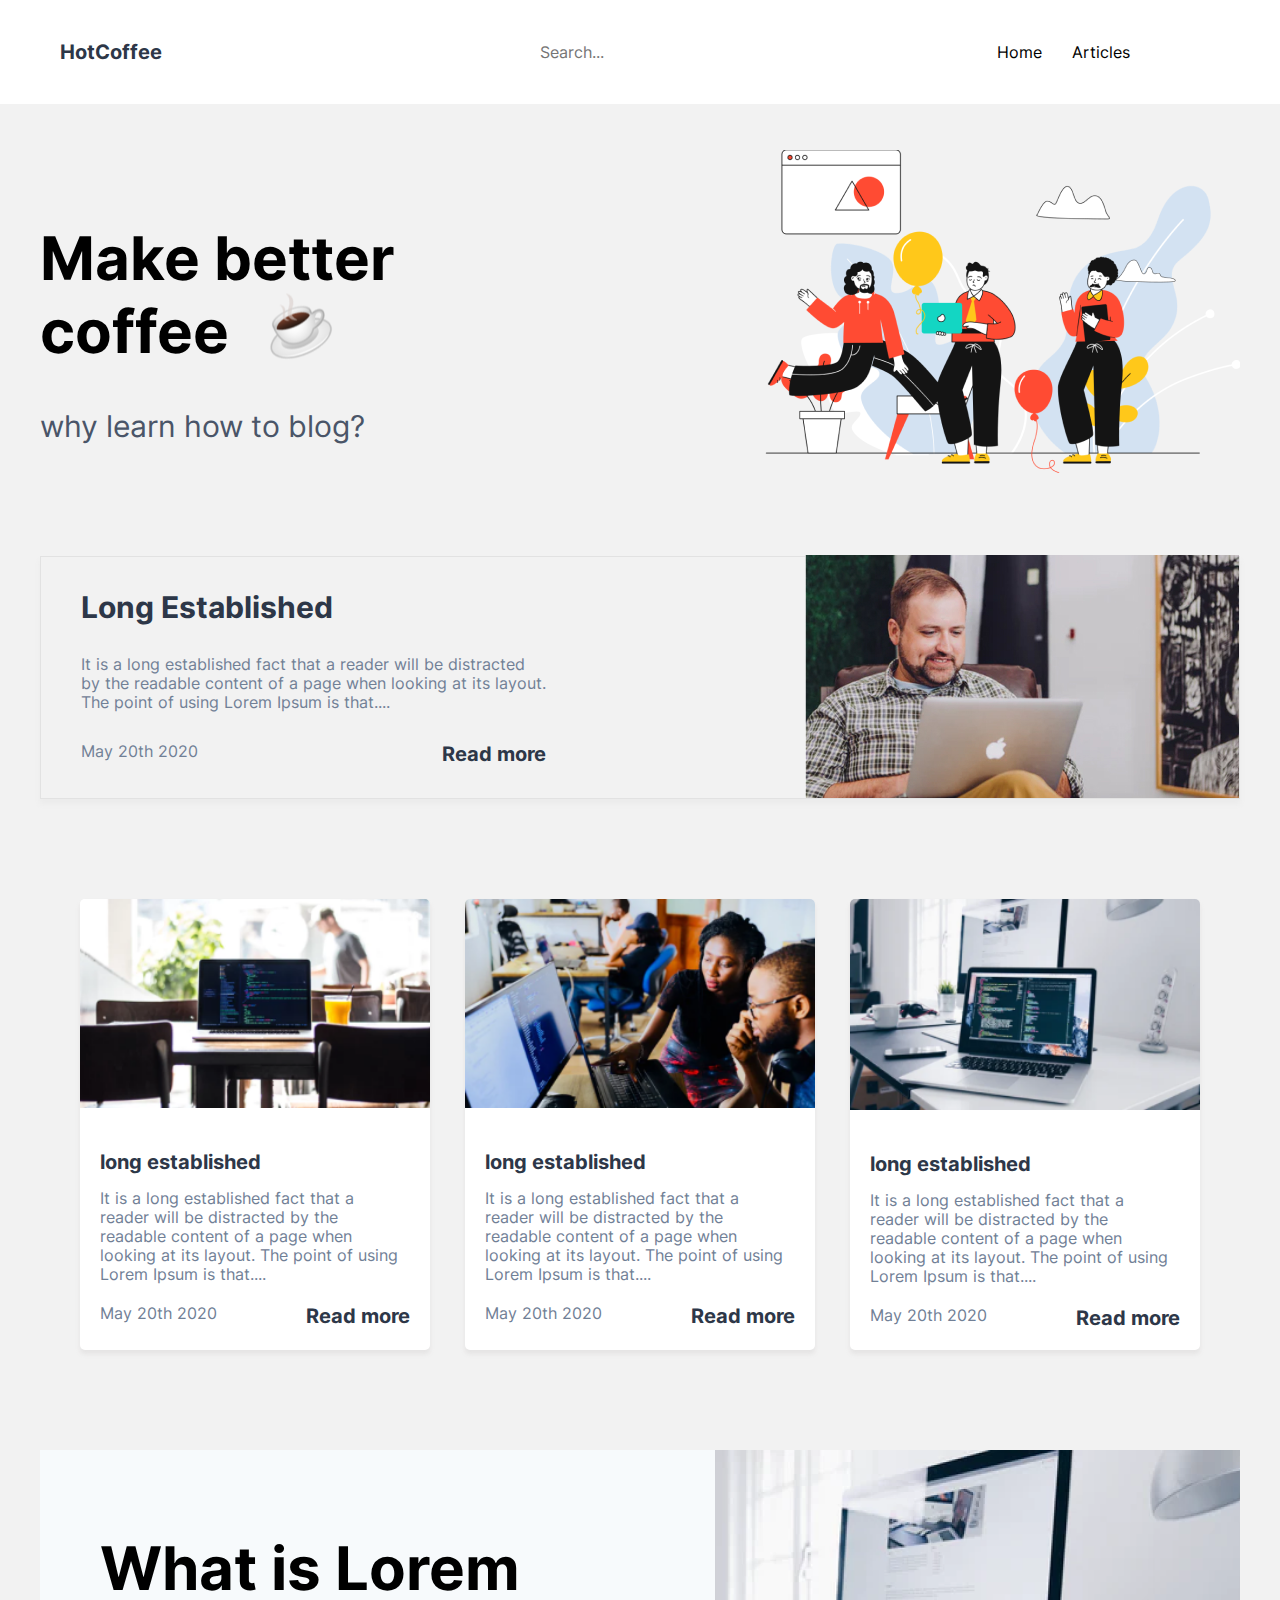
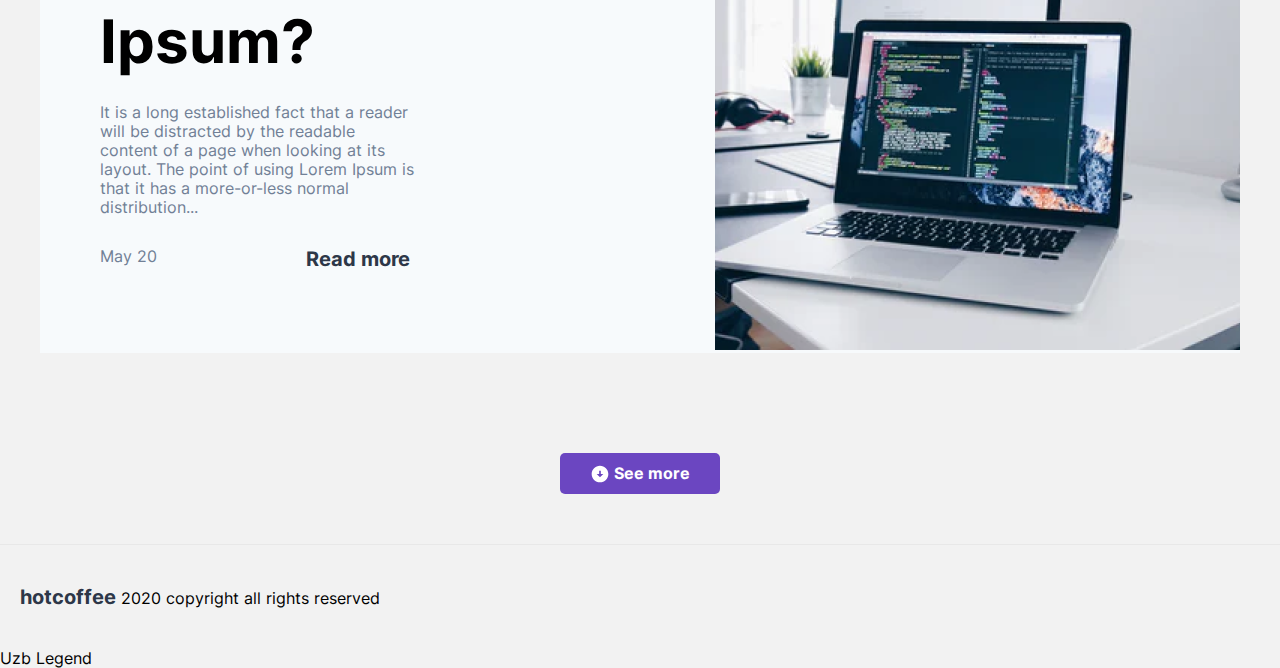
<file: index.html>
<!DOCTYPE html>
<html lang="en">
  <head>
    <meta charset="UTF-8" />
    <meta http-equiv="X-UA-Compatible" content="IE=edge" />
    <meta name="viewport" content="width=device-width, initial-scale=1.0" />
    <link
      rel="stylesheet"
      href="https://cdnjs.cloudflare.com/ajax/libs/font-awesome/6.2.0/css/all.min.css"
      integrity="sha512-xh6O/CkQoPOWDdYTDqeRdPCVd1SpvCA9XXcUnZS2FmJNp1coAFzvtCN9BmamE+4aHK8yyUHUSCcJHgXloTyT2A=="
      crossorigin="anonymous"
      referrerpolicy="no-referrer"
    />
    <link rel="stylesheet" href="./css/main.css" />
    <link rel="shortcut icon" href="./images/hero-2.png" type="image/x-icon">
    <title>Hot coffee</title>
  </head>
  <body>
    <header class="header">
      <nav class="header__nav container">
        <div class="header__left">
          <a href="./index.html" class="header__link">
            <h3 class="header__logo">HotCoffee</h3>
          </a>
        </div>
        <div class="header__form">
          <i class="fa-solid fa-magnifying-glass"></i>
          <input type="search" placeholder="Search..." class="header__search" />
        </div>
        <input style="display: none" id="menu" type="checkbox" />
        <ul class="header__list">
          <ul class="header__list1">
            <li class="header__iteam">
              <a href="./index.html" class="header__link">Home</a>
            </li>
            <li class="header__iteam">
              <a href="articles.html" class="header__link">Articles</a>
            </li>
          </ul>
          <ul class="header__list2">
            <li class="header__iteam2">
              <a
                href="https://instagram.com/uzb_legend_1?igshid=YmMyMTA2M2Y="
                class="header__link"
                ><i class="fa-brands fa-instagram"></i
              ></a>
            </li>
            <li class="header__iteam2">
              <a href="https://t.me/Uzb_Legend1" class="header__link">
                <i class="fa-brands fa-telegram"></i>
              </a>
            </li>
            <li class="header__iteam2">
              <a
                href="https://www.linkedin.com/in/bilol-salimov-239875243"
                class="header__link"
              >
                <i class="fa-brands fa-linkedin"></i>
              </a>
            </li>
          </ul>
        </ul>
        <label class="header__menu" for="menu"
          ><i class="fa-solid fa-bars"></i
        ></label>
        <label for="menu" class="parda"></label>
      </nav>
    </header>
    <main>
      <section class="hero container">
        <div class="hero__left">
          <h1 class="hero__heading">
            Make better <br />
            coffee
          </h1>
          <p class="hero__text">why learn how to blog?</p>
        </div>
        <div class="hero__right">
          <img class="hero__image" src="./images/hero-img.png" alt="" />
        </div>
      </section>
      <section class="long container">
        <div class="long__wrapper">
          <div class="long__left">
            <h2 class="long__heading">long established</h2>
            <p class="long__text">
              It is a long established fact that a reader will be distracted
              <br />
              by the readable content of a page when looking at its layout.
              <br />
              The point of using Lorem Ipsum is that....
            </p>
            <div class="long__box">
              <p class="long__data">May 20th 2020</p>
              <a href="#" class="long__link">Read more</a>
            </div>
          </div>
          <div class="long__right">
            <img src="./images/long-img.jpg" alt="" class="long__image" />
          </div>
        </div>
      </section>
      <section class="read container">
        <div class="read__wrapper">
          <div class="read__card">
            <img src="./images/read1.png" alt="" class="read__image" />
            <div class="read__box">
              <h3 class="read__title">long established</h3>
              <p class="read__text">
                It is a long established fact that a <br />
                reader will be distracted by the <br />
                readable content of a page when <br />
                looking at its layout. The point of using <br />
                Lorem Ipsum is that....
              </p>
              <div class="read__filter">
                <p class="read__data">May 20th 2020</p>
                <a href="#" class="read__link">Read more</a>
              </div>
            </div>
          </div>
          <div class="read__card">
            <img src="./images/read3.png" alt="" class="read__image" />
            <div class="read__box">
              <h3 class="read__title">long established</h3>
              <p class="read__text">
                It is a long established fact that a <br />
                reader will be distracted by the <br />
                readable content of a page when <br />
                looking at its layout. The point of using <br />
                Lorem Ipsum is that....
              </p>
              <div class="read__filter">
                <p class="read__data">May 20th 2020</p>
                <a href="#" class="read__link">Read more</a>
              </div>
            </div>
          </div>
          <div class="read__card">
            <img src="./images/read2.png" alt="" class="read__image" />
            <div class="read__box">
              <h3 class="read__title">long established</h3>
              <p class="read__text">
                It is a long established fact that a <br />
                reader will be distracted by the <br />
                readable content of a page when <br />
                looking at its layout. The point of using <br />
                Lorem Ipsum is that....
              </p>
              <div class="read__filter">
                <p class="read__data">May 20th 2020</p>
                <a href="#" class="read__link">Read more</a>
              </div>
            </div>
          </div>
        </div>
      </section>
      <section class="ipsum container">
        <div class="ipsum__wrapper">
          <div class="ipsum__left">
            <h2 class="ipsum__heading">
              What is Lorem <br />
              Ipsum?
            </h2>
            <p class="ipsum__text">
              It is a long established fact that a reader <br />
              will be distracted by the readable <br />
              content of a page when looking at its <br />
              layout. The point of using Lorem Ipsum is <br />
              that it has a more-or-less normal <br />
              distribution...
            </p>
            <div class="ipsum__box">
              <p class="ipsum__data">May 20</p>
              <a href="#" class="ipsum__link">Read more</a>
            </div>
          </div>
          <div class="ipsum__right">
            <img src="./images/ipsum-1.png" alt="" class="ipsum__image" />
          </div>
        </div>
      </section>
      <div class="box container">
        <img src="./images/btn-vektor.svg" alt="" class="img" />
        <a href="./articles.html" class="btn">See more</a>
      </div>
    </main>
    <footer class="footer">
      <div class="footer__box container">
        <p class="footer__text">
          <span class="footer__span">hotcoffee</span> 2020 copyright all rights
          reserved
        </p>
        <ul class="header__list2">
          <li class="header__iteam2">
            <a href="#" class="header__link"
              ><i class="fa-brands fa-instagram"></i
            ></a>
          </li>
          <li class="header__iteam2">
            <a href="#" class="header__link">
              <i class="fa-brands fa-telegram"></i>
            </a>
          </li>
          <li class="header__iteam2">
            <a href="#" class="header__link">
              <i class="fa-brands fa-linkedin"></i>
            </a>
          </li>
        </ul>
      </div>
      <p>Uzb Legend</p>
    </footer>
  </body>
</html>
</file>
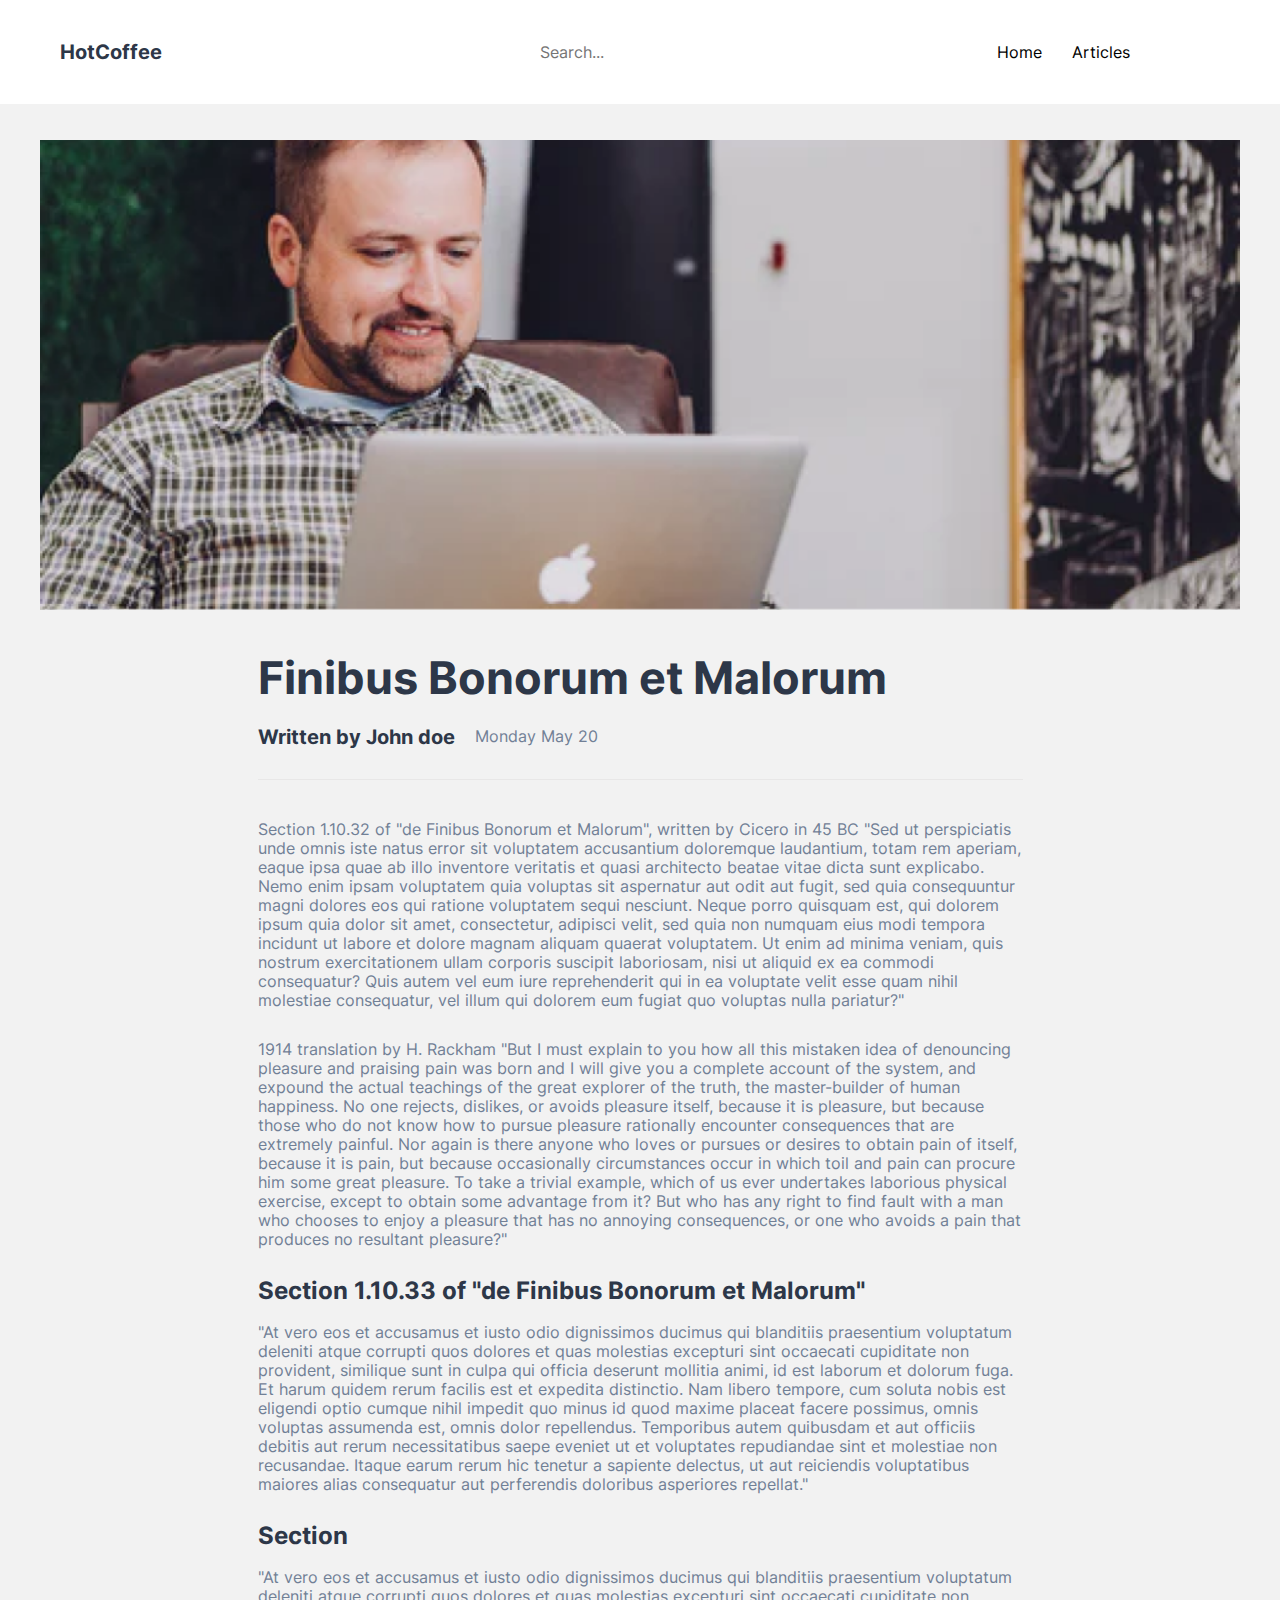
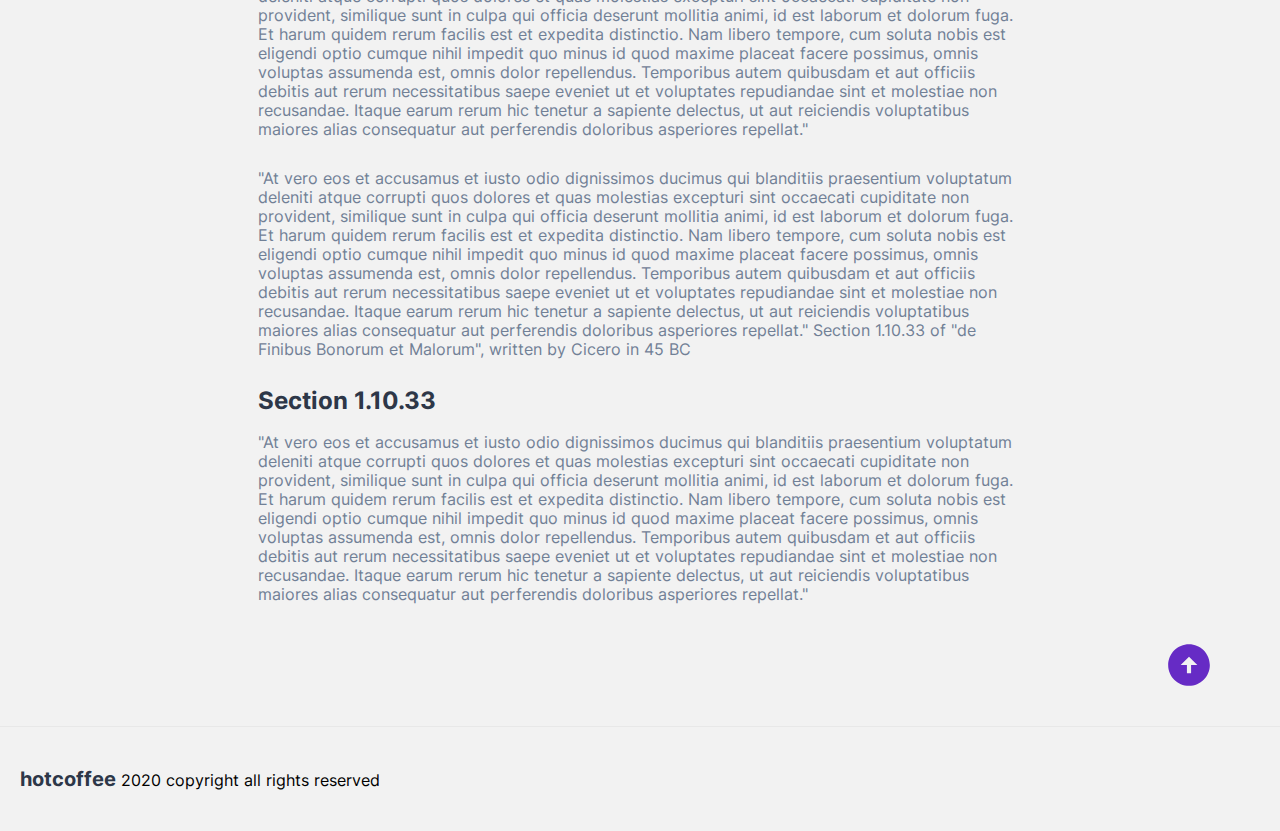
<file: articles.html>
<!DOCTYPE html>
<html lang="en">
  <head>
    <meta charset="UTF-8" />
    <meta http-equiv="X-UA-Compatible" content="IE=edge" />
    <meta name="viewport" content="width=device-width, initial-scale=1.0" />
    <link
      rel="stylesheet"
      href="https://cdnjs.cloudflare.com/ajax/libs/font-awesome/6.2.0/css/all.min.css"
      integrity="sha512-xh6O/CkQoPOWDdYTDqeRdPCVd1SpvCA9XXcUnZS2FmJNp1coAFzvtCN9BmamE+4aHK8yyUHUSCcJHgXloTyT2A=="
      crossorigin="anonymous"
      referrerpolicy="no-referrer"
    />
    <link rel="stylesheet" href="./css/main.css" />
    <title>Document</title>
  </head>
  <body>
    <header class="header">
      <nav class="header__nav container">
        <div class="header__left">
          <a href="./index.html" class="header__link">
            <h3 class="header__logo">HotCoffee</h3>
          </a>
        </div>
        <div class="header__form">
          <i class="fa-solid fa-magnifying-glass"></i>
          <input type="search" placeholder="Search..." class="header__search" />
        </div>
        <input style="display: none" id="menu" type="checkbox" />
        <ul class="header__list">
          <ul class="header__list1">
            <li class="header__iteam">
              <a href="./index.html" class="header__link">Home</a>
            </li>
            <li class="header__iteam">
              <a href="articles.html" class="header__link">Articles</a>
            </li>
          </ul>
          <ul class="header__list2">
            <li class="header__iteam2">
              <a
                href="https://instagram.com/uzb_legend_1?igshid=YmMyMTA2M2Y="
                class="header__link"
                ><i class="fa-brands fa-instagram"></i
              ></a>
            </li>
            <li class="header__iteam2">
              <a href="https://t.me/Uzb_Legend1" class="header__link">
                <i class="fa-brands fa-telegram"></i>
              </a>
            </li>
            <li class="header__iteam2">
              <a
                href="https://www.linkedin.com/in/bilol-salimov-239875243"
                class="header__link"
              >
                <i class="fa-brands fa-linkedin"></i>
              </a>
            </li>
          </ul>
        </ul>
        <label class="header__menu" for="menu"
          ><i class="fa-solid fa-bars"></i
        ></label>
        <label for="menu" class="parda"></label>
      </nav>
    </header>
    <img src="./images/mook-book.png" alt="" class="image container" />
    <main class="section container1">
      <h1 class="section__heading">Finibus Bonorum et Malorum</h1>
      <div class="section__box">
        <p class="section__text">Written by John doe</p>
        <p class="section__lorem">Monday May 20</p>
      </div>
      <ul class="section__list">
        <li class="section__iteam">
          Section 1.10.32 of "de Finibus Bonorum et Malorum", written by Cicero
          in 45 BC "Sed ut perspiciatis unde omnis iste natus error sit
          voluptatem accusantium doloremque laudantium, totam rem aperiam, eaque
          ipsa quae ab illo inventore veritatis et quasi architecto beatae vitae
          dicta sunt explicabo. Nemo enim ipsam voluptatem quia voluptas sit
          aspernatur aut odit aut fugit, sed quia consequuntur magni dolores eos
          qui ratione voluptatem sequi nesciunt. Neque porro quisquam est, qui
          dolorem ipsum quia dolor sit amet, consectetur, adipisci velit, sed
          quia non numquam eius modi tempora incidunt ut labore et dolore magnam
          aliquam quaerat voluptatem. Ut enim ad minima veniam, quis nostrum
          exercitationem ullam corporis suscipit laboriosam, nisi ut aliquid ex
          ea commodi consequatur? Quis autem vel eum iure reprehenderit qui in
          ea voluptate velit esse quam nihil molestiae consequatur, vel illum
          qui dolorem eum fugiat quo voluptas nulla pariatur?"
        </li>
        <li class="section__iteam">
          1914 translation by H. Rackham "But I must explain to you how all this
          mistaken idea of denouncing pleasure and praising pain was born and I
          will give you a complete account of the system, and expound the actual
          teachings of the great explorer of the truth, the master-builder of
          human happiness. No one rejects, dislikes, or avoids pleasure itself,
          because it is pleasure, but because those who do not know how to
          pursue pleasure rationally encounter consequences that are extremely
          painful. Nor again is there anyone who loves or pursues or desires to
          obtain pain of itself, because it is pain, but because occasionally
          circumstances occur in which toil and pain can procure him some great
          pleasure. To take a trivial example, which of us ever undertakes
          laborious physical exercise, except to obtain some advantage from it?
          But who has any right to find fault with a man who chooses to enjoy a
          pleasure that has no annoying consequences, or one who avoids a pain
          that produces no resultant pleasure?"
        </li>
        <li class="section__iteam">
          <h2 class="section__title1">
            Section 1.10.33 of "de Finibus Bonorum et Malorum"
          </h2>
          "At vero eos et accusamus et iusto odio dignissimos ducimus qui
          blanditiis praesentium voluptatum deleniti atque corrupti quos dolores
          et quas molestias excepturi sint occaecati cupiditate non provident,
          similique sunt in culpa qui officia deserunt mollitia animi, id est
          laborum et dolorum fuga. Et harum quidem rerum facilis est et expedita
          distinctio. Nam libero tempore, cum soluta nobis est eligendi optio
          cumque nihil impedit quo minus id quod maxime placeat facere possimus,
          omnis voluptas assumenda est, omnis dolor repellendus. Temporibus
          autem quibusdam et aut officiis debitis aut rerum necessitatibus saepe
          eveniet ut et voluptates repudiandae sint et molestiae non recusandae.
          Itaque earum rerum hic tenetur a sapiente delectus, ut aut reiciendis
          voluptatibus maiores alias consequatur aut perferendis doloribus
          asperiores repellat."
        </li>
        <li class="section__iteam">
          <h2 class="section__title1">Section</h2>
          "At vero eos et accusamus et iusto odio dignissimos ducimus qui
          blanditiis praesentium voluptatum deleniti atque corrupti quos dolores
          et quas molestias excepturi sint occaecati cupiditate non provident,
          similique sunt in culpa qui officia deserunt mollitia animi, id est
          laborum et dolorum fuga. Et harum quidem rerum facilis est et expedita
          distinctio. Nam libero tempore, cum soluta nobis est eligendi optio
          cumque nihil impedit quo minus id quod maxime placeat facere possimus,
          omnis voluptas assumenda est, omnis dolor repellendus. Temporibus
          autem quibusdam et aut officiis debitis aut rerum necessitatibus saepe
          eveniet ut et voluptates repudiandae sint et molestiae non recusandae.
          Itaque earum rerum hic tenetur a sapiente delectus, ut aut reiciendis
          voluptatibus maiores alias consequatur aut perferendis doloribus
          asperiores repellat."
        </li>
        <li class="section__iteam">
          "At vero eos et accusamus et iusto odio dignissimos ducimus qui
          blanditiis praesentium voluptatum deleniti atque corrupti quos dolores
          et quas molestias excepturi sint occaecati cupiditate non provident,
          similique sunt in culpa qui officia deserunt mollitia animi, id est
          laborum et dolorum fuga. Et harum quidem rerum facilis est et expedita
          distinctio. Nam libero tempore, cum soluta nobis est eligendi optio
          cumque nihil impedit quo minus id quod maxime placeat facere possimus,
          omnis voluptas assumenda est, omnis dolor repellendus. Temporibus
          autem quibusdam et aut officiis debitis aut rerum necessitatibus saepe
          eveniet ut et voluptates repudiandae sint et molestiae non recusandae.
          Itaque earum rerum hic tenetur a sapiente delectus, ut aut reiciendis
          voluptatibus maiores alias consequatur aut perferendis doloribus
          asperiores repellat." Section 1.10.33 of "de Finibus Bonorum et
          Malorum", written by Cicero in 45 BC
        </li>
        <li class="section__iteam">
          <h2 class="section__title1">Section 1.10.33</h2>
          "At vero eos et accusamus et iusto odio dignissimos ducimus qui
          blanditiis praesentium voluptatum deleniti atque corrupti quos dolores
          et quas molestias excepturi sint occaecati cupiditate non provident,
          similique sunt in culpa qui officia deserunt mollitia animi, id est
          laborum et dolorum fuga. Et harum quidem rerum facilis est et expedita
          distinctio. Nam libero tempore, cum soluta nobis est eligendi optio
          cumque nihil impedit quo minus id quod maxime placeat facere possimus,
          omnis voluptas assumenda est, omnis dolor repellendus. Temporibus
          autem quibusdam et aut officiis debitis aut rerum necessitatibus saepe
          eveniet ut et voluptates repudiandae sint et molestiae non recusandae.
          Itaque earum rerum hic tenetur a sapiente delectus, ut aut reiciendis
          voluptatibus maiores alias consequatur aut perferendis doloribus
          asperiores repellat."
        </li>
      </ul>
    </main>
    <a href="./index.html" class="section__link"
      ><img src="./images/vektor-section.svg" alt="" class="section__img"
    /></a>
    <footer class="footer">
      <div class="footer__box container">
        <p class="footer__text">
          <span class="footer__span">hotcoffee</span> 2020 copyright all rights
          reserved
        </p>
        <ul class="header__list2">
          <li class="header__iteam2">
            <a href="#" class="header__link"
              ><i class="fa-brands fa-instagram"></i
            ></a>
          </li>
          <li class="header__iteam2">
            <a href="#" class="header__link">
              <i class="fa-brands fa-telegram"></i>
            </a>
          </li>
          <li class="header__iteam2">
            <a href="#" class="header__link">
              <i class="fa-brands fa-linkedin"></i>
            </a>
          </li>
        </ul>
      </div>
    </footer>
  </body>
</html>
</file>
<file: css/main.css>
html {
  height: 100vh;
}

*,
*::after,
*::before {
  box-sizing: border-box;
  margin: 0;
  padding: 0;
}

body {
  position: relative;
  height: 100%;
  font-family: "Inter", "Arial", sans-serif;
  background-color: #f2f2f2;
  height: 100vh;
  scroll-behavior: smooth;
}

.container {
  max-width: 1240px;
  padding: 0 20px;
  margin: 0 auto;
}

.container1 {
  max-width: 805px;
  padding: 0 20px;
  margin: 0 auto;
}

/*! normalize.css v8.0.1 | MIT License | github.com/necolas/normalize.css */
/* Document
   ========================================================================== */
/**
 * 1. Correct the line height in all browsers.
 * 2. Prevent adjustments of font size after orientation changes in iOS.
 */
html {
  line-height: 1.15; /* 1 */
  -webkit-text-size-adjust: 100%; /* 2 */
}

/* Sections
   ========================================================================== */
/**
 * Remove the margin in all browsers.
 */
body {
  margin: 0;
}

/**
 * Render the `main` element consistently in IE.
 */
main {
  display: block;
}

/**
 * Correct the font size and margin on `h1` elements within `section` and
 * `article` contexts in Chrome, Firefox, and Safari.
 */
h1 {
  font-size: 2em;
  margin: 0.67em 0;
}

/* Grouping content
   ========================================================================== */
/**
 * 1. Add the correct box sizing in Firefox.
 * 2. Show the overflow in Edge and IE.
 */
hr {
  box-sizing: content-box; /* 1 */
  height: 0; /* 1 */
  overflow: visible; /* 2 */
}

/**
 * 1. Correct the inheritance and scaling of font size in all browsers.
 * 2. Correct the odd `em` font sizing in all browsers.
 */
pre {
  font-family: monospace, monospace; /* 1 */
  font-size: 1em; /* 2 */
}

/* Text-level semantics
   ========================================================================== */
/**
 * Remove the gray background on active links in IE 10.
 */
a {
  background-color: transparent;
}

/**
 * 1. Remove the bottom border in Chrome 57-
 * 2. Add the correct text decoration in Chrome, Edge, IE, Opera, and Safari.
 */
abbr[title] {
  border-bottom: none; /* 1 */
  text-decoration: underline; /* 2 */
  -webkit-text-decoration: underline dotted;
          text-decoration: underline dotted; /* 2 */
}

/**
 * Add the correct font weight in Chrome, Edge, and Safari.
 */
b,
strong {
  font-weight: bolder;
}

/**
 * 1. Correct the inheritance and scaling of font size in all browsers.
 * 2. Correct the odd `em` font sizing in all browsers.
 */
code,
kbd,
samp {
  font-family: monospace, monospace; /* 1 */
  font-size: 1em; /* 2 */
}

/**
 * Add the correct font size in all browsers.
 */
small {
  font-size: 80%;
}

/**
 * Prevent `sub` and `sup` elements from affecting the line height in
 * all browsers.
 */
sub,
sup {
  font-size: 75%;
  line-height: 0;
  position: relative;
  vertical-align: baseline;
}

sub {
  bottom: -0.25em;
}

sup {
  top: -0.5em;
}

/* Embedded content
   ========================================================================== */
/**
 * Remove the border on images inside links in IE 10.
 */
img {
  border-style: none;
}

/* Forms
   ========================================================================== */
/**
 * 1. Change the font styles in all browsers.
 * 2. Remove the margin in Firefox and Safari.
 */
button,
input,
optgroup,
select,
textarea {
  font-family: inherit; /* 1 */
  font-size: 100%; /* 1 */
  line-height: 1.15; /* 1 */
  margin: 0; /* 2 */
}

/**
 * Show the overflow in IE.
 * 1. Show the overflow in Edge.
 */
button,
input {
  /* 1 */
  overflow: visible;
}

/**
 * Remove the inheritance of text transform in Edge, Firefox, and IE.
 * 1. Remove the inheritance of text transform in Firefox.
 */
button,
select {
  /* 1 */
  text-transform: none;
}

/**
 * Correct the inability to style clickable types in iOS and Safari.
 */
button,
[type=button],
[type=reset],
[type=submit] {
  -webkit-appearance: button;
}

/**
 * Remove the inner border and padding in Firefox.
 */
button::-moz-focus-inner,
[type=button]::-moz-focus-inner,
[type=reset]::-moz-focus-inner,
[type=submit]::-moz-focus-inner {
  border-style: none;
  padding: 0;
}

/**
 * Restore the focus styles unset by the previous rule.
 */
button:-moz-focusring,
[type=button]:-moz-focusring,
[type=reset]:-moz-focusring,
[type=submit]:-moz-focusring {
  outline: 1px dotted ButtonText;
}

/**
 * Correct the padding in Firefox.
 */
fieldset {
  padding: 0.35em 0.75em 0.625em;
}

/**
 * 1. Correct the text wrapping in Edge and IE.
 * 2. Correct the color inheritance from `fieldset` elements in IE.
 * 3. Remove the padding so developers are not caught out when they zero out
 *    `fieldset` elements in all browsers.
 */
legend {
  box-sizing: border-box; /* 1 */
  color: inherit; /* 2 */
  display: table; /* 1 */
  max-width: 100%; /* 1 */
  padding: 0; /* 3 */
  white-space: normal; /* 1 */
}

/**
 * Add the correct vertical alignment in Chrome, Firefox, and Opera.
 */
progress {
  vertical-align: baseline;
}

/**
 * Remove the default vertical scrollbar in IE 10+.
 */
textarea {
  overflow: auto;
}

/**
 * 1. Add the correct box sizing in IE 10.
 * 2. Remove the padding in IE 10.
 */
[type=checkbox],
[type=radio] {
  box-sizing: border-box; /* 1 */
  padding: 0; /* 2 */
}

/**
 * Correct the cursor style of increment and decrement buttons in Chrome.
 */
[type=number]::-webkit-inner-spin-button,
[type=number]::-webkit-outer-spin-button {
  height: auto;
}

/**
 * 1. Correct the odd appearance in Chrome and Safari.
 * 2. Correct the outline style in Safari.
 */
[type=search] {
  -webkit-appearance: textfield; /* 1 */
  outline-offset: -2px; /* 2 */
}

/**
 * Remove the inner padding in Chrome and Safari on macOS.
 */
[type=search]::-webkit-search-decoration {
  -webkit-appearance: none;
}

/**
 * 1. Correct the inability to style clickable types in iOS and Safari.
 * 2. Change font properties to `inherit` in Safari.
 */
::-webkit-file-upload-button {
  -webkit-appearance: button; /* 1 */
  font: inherit; /* 2 */
}

/* Interactive
   ========================================================================== */
/*
 * Add the correct display in Edge, IE 10+, and Firefox.
 */
details {
  display: block;
}

/*
 * Add the correct display in all browsers.
 */
summary {
  display: list-item;
}

/* Misc
   ========================================================================== */
/**
 * Add the correct display in IE 10+.
 */
template {
  display: none;
}

/**
 * Add the correct display in IE 10.
 */
[hidden] {
  display: none;
}

.visually-hidden {
  position: absolute;
  white-space: nowrap;
  width: 1px;
  height: 1px;
  overflow: hidden;
  border: 0;
  padding: 0;
  clip: rect(0 0 0 0);
  -webkit-clip-path: inset(50%);
          clip-path: inset(50%);
  margin: -1px;
}

/* inter-regular - latin */
@font-face {
  font-family: "Inter";
  font-style: normal;
  font-weight: 400;
  src: url("../fonts/inter-v12-latin-regular.woff2") format("woff2"), url("../fonts/inter-v12-latin-regular.woff") format("woff"); /* Chrome 6+, Firefox 3.6+, IE 9+, Safari 5.1+ */
}
/* inter-700 - latin */
@font-face {
  font-family: "Inter";
  font-style: normal;
  font-weight: 700;
  src: url("../fonts/inter-v12-latin-700.woff2") format("woff2"), url("../fonts/inter-v12-latin-700.woff") format("woff"); /* Chrome 6+, Firefox 3.6+, IE 9+, Safari 5.1+ */
}
/* header code start  */
.header {
  position: fixed;
  width: 100%;
  top: 0;
  left: 0;
  background-color: white;
  z-index: 100;
}
.header__nav {
  width: 100%;
  display: flex;
  display: flex;
  flex-direction: row;
  align-items: center;
  justify-content: space-between;
  padding: 40px;
}
.header__logo {
  flex-grow: 1;
  font-family: "Inter";
  font-style: normal;
  font-weight: 700;
  font-size: 20px;
  line-height: 24px;
  color: #2d3748;
}
.header__link {
  text-decoration: none;
}
.header__form {
  margin-left: 100px;
  width: 200px;
  display: flex;
  align-items: center;
  gap: 10px;
}
.header__search {
  width: 100%;
  border: none;
  outline: none;
  background-color: transparent;
}
.header__menu {
  display: none;
}
.header__list {
  display: flex;
  align-items: center;
  list-style: none;
  gap: 30px;
}
.header__list2 {
  display: flex;
  align-items: center;
  list-style: none;
  gap: 30px;
}
.header__list1 {
  display: flex;
  gap: 30px;
  list-style: none;
}
.header__link {
  font-family: "Inter";
  font-style: normal;
  font-weight: 400;
  font-size: 16px;
  line-height: 19px;
  color: #718096;
  color: #000000;
}
.header .fa-brands {
  font-size: 24px;
  transition: 0.5s ease;
}
.header .fa-brands:hover {
  transform: scale(1.5);
}
.header .parda {
  display: none;
}

@media only screen and (max-width: 800px) {
  .header__list {
    position: fixed;
    top: 0;
    left: -100%;
    display: flex;
    flex-direction: column;
    align-items: center;
    justify-content: center;
    width: 50%;
    height: 100vh;
    gap: 50px;
    background-color: rgb(139, 191, 236);
    transition: all 0.5s ease-in-out;
  }
  .header__list1 {
    flex-direction: column;
    align-items: center;
    gap: 50px;
  }
  .header__link {
    font-size: 28px;
    font-weight: 700;
  }
  .header__menu {
    display: flex;
    font-size: 24px;
  }
  .header #menu:checked ~ .header__list {
    left: 0;
  }
  .header .parda {
    position: fixed;
    top: 0;
    left: 0;
    right: 0;
    bottom: 0;
    height: 100vh;
    width: 100%;
    background-color: rgba(88, 134, 173, 0.589);
    display: none;
    z-index: -10;
  }
  .header #menu:checked ~ .parda {
    display: flex;
  }
}
@media only screen and (max-width: 500px) {
  .header__search {
    display: none;
  }
  .header__form {
    width: 20px;
    margin-right: 10px;
  }
  .header__link {
    font-size: 18px;
    font-weight: 300;
  }
}
/* header code end */
/* hero code start */
.hero {
  display: flex;
  flex-direction: row;
  align-items: center;
  justify-content: space-between;
  margin-top: 150px;
}
.hero__heading {
  font-family: "Inter";
  font-style: normal;
  font-weight: 700;
  font-size: 60px;
  line-height: 73px;
  color: #000000;
  display: flex;
  text-align: left;
  align-items: flex-end;
  position: relative;
}
.hero__heading::after {
  content: "";
  position: absolute;
  top: 62px;
  right: 60px;
  background-image: url(../../images/hero-2.png);
  background-size: auto;
  background-position: center;
  width: 80px;
  height: 80px;
}
.hero__text {
  font-family: "Inter";
  font-style: normal;
  font-weight: 400;
  font-size: 30px;
  line-height: 36px;
  color: #4a5568;
}

@media only screen and (max-width: 1000px) {
  .hero {
    flex-direction: column;
    gap: 100px;
  }
}
@media only screen and (max-width: 550px) {
  .hero {
    text-align: center;
  }
  .hero__image {
    width: 320px;
  }
}
/* hero code end */
/* long code start */
.long__wrapper {
  display: flex;
  flex-direction: row;
  align-items: center;
  justify-content: space-between;
  border: 1px solid #e2e2e2;
  box-shadow: 0px 5px 4px 0px rgba(221, 221, 221, 0.2509803922);
  margin-top: 80px;
  margin-bottom: 100px;
  height: 243px;
}
.long__left {
  padding: 40px;
}
.long__heading {
  font-family: "Inter";
  font-style: normal;
  font-weight: 700;
  font-size: 30px;
  line-height: 36px;
  text-transform: capitalize;
  margin-bottom: 30px;
  color: #2d3748;
}
.long__text {
  font-family: "Inter";
  font-style: normal;
  font-weight: 400;
  font-size: 16px;
  line-height: 19px;
  color: #718096;
  margin-bottom: 30px;
}
.long__box {
  display: flex;
  justify-content: space-between;
}
.long__data {
  font-family: "Inter";
  font-style: normal;
  font-weight: 400;
  font-size: 16px;
  line-height: 19px;
  color: #718096;
}
.long__link {
  font-family: "Inter";
  font-style: normal;
  font-weight: 700;
  font-size: 20px;
  line-height: 24px;
  color: #2d3748;
  text-decoration: none;
}

@media only screen and (max-width: 1000px) {
  .long__wrapper {
    height: auto;
    flex-direction: column;
    gap: 50px;
  }
}
@media only screen and (max-width: 600px) {
  .long__image {
    width: 350px;
  }
}
.read__wrapper {
  width: 100%;
  gap: 35px;
  justify-content: center;
  display: flex;
  flex-wrap: wrap;
  margin-bottom: 100px;
}
.read__title {
  font-family: "Inter";
  font-style: normal;
  font-weight: 700;
  font-size: 20px;
  line-height: 24px;
  color: #2d3748;
  margin-top: 18px;
  margin-bottom: 15px;
}
.read__card {
  cursor: pointer;
  box-shadow: 0px 4px 4px 0px rgba(192, 189, 189, 0.2509803922);
  background-color: #ffffff;
  border-radius: 5px;
  width: 350px;
  transition: 0.5s ease;
  overflow: hidden;
}
.read__card:hover {
  transform: scale(1.05);
}
.read__image {
  width: 100%;
}
.read__box {
  padding: 20px;
}
.read__text {
  font-family: "Inter";
  font-style: normal;
  font-weight: 400;
  font-size: 16px;
  line-height: 19px;
  color: #718096;
  text-align: justify;
  margin-bottom: 20px;
}
.read__filter {
  display: flex;
  justify-content: space-between;
}
.read__data {
  font-family: "Inter";
  font-style: normal;
  font-weight: 400;
  font-size: 16px;
  line-height: 19px;
  color: #718096;
}
.read__link {
  text-decoration: none;
  font-family: "Inter";
  font-style: normal;
  font-weight: 700;
  font-size: 20px;
  line-height: 24px;
  color: #2d3748;
}

.ipsum__wrapper {
  display: flex;
  align-items: center;
  justify-content: space-between;
  background-color: #f7fafc;
  margin-bottom: 100px;
}
.ipsum__left {
  padding: 60px;
}
.ipsum__heading {
  font-family: "Inter";
  font-style: normal;
  font-weight: 700;
  font-size: 60px;
  line-height: 73px;
  color: #000000;
  margin-bottom: 25px;
}
.ipsum__text {
  font-family: "Inter";
  font-style: normal;
  font-weight: 400;
  font-size: 16px;
  line-height: 19px;
  color: #718096;
  margin-bottom: 30px;
}
.ipsum__box {
  width: 310px;
  display: flex;
  justify-content: space-between;
}
.ipsum__data {
  font-family: "Inter";
  font-style: normal;
  font-weight: 400;
  font-size: 16px;
  line-height: 19px;
  color: #718096;
}
.ipsum__link {
  font-family: "Inter";
  font-style: normal;
  font-weight: 700;
  font-size: 20px;
  line-height: 24px;
  color: #2d3748;
  text-decoration: none;
}

@media only screen and (max-width: 1000px) {
  .ipsum__wrapper {
    flex-direction: column;
    margin-bottom: 60px;
  }
}
@media only screen and (max-width: 600px) {
  .ipsum__left {
    padding: 40px 10px;
  }
  .ipsum__image {
    width: 350px;
  }
  .ipsum__heading {
    font-size: 32px;
    line-height: 35px;
  }
}
.footer {
  border-top: 1px solid #e8e8e8;
}
.footer__box {
  display: flex;
  justify-content: space-between;
  padding: 40px 0;
}
.footer__span {
  font-family: "Inter";
  font-style: normal;
  font-weight: 700;
  font-size: 20px;
  line-height: 24px;
  color: #2d3748;
}
.footer .fa-brands {
  font-size: 24px;
}

.box {
  padding: 11px 9px;
  background-color: #6b46c1;
  max-width: 160px;
  border-radius: 5px;
  display: flex;
  gap: 5px;
  align-items: center;
  justify-content: center;
  margin-bottom: 50px;
}

.btn {
  font-family: "Inter";
  font-style: normal;
  font-weight: 700;
  font-size: 16px;
  line-height: 19px;
  color: #ffffff;
  text-decoration: none;
}

@media only screen and (max-width: 600px) {
  .footer__box {
    flex-direction: column;
    align-items: center;
    gap: 30px;
    justify-content: center;
  }
}
.image {
  width: 100%;
  display: flex;
  margin-top: 140px;
  margin-bottom: 41px;
}

@media only screen and (max-width: 1250px) {
  .image {
    width: 800px;
  }
}
@media only screen and (max-width: 800px) {
  .image {
    width: 600px;
  }
}
@media only screen and (max-width: 600px) {
  .image {
    width: 380px;
  }
}
.section__heading {
  font-family: "Inter";
  font-style: normal;
  font-weight: 700;
  font-size: 45px;
  line-height: 54px;
  margin: 0;
  margin-bottom: 20px;
  color: #2d3748;
}
.section__box {
  display: flex;
  align-items: center;
  gap: 20px;
  margin-bottom: 30px;
}
.section__text {
  font-family: "Inter";
  font-style: normal;
  font-weight: 700;
  font-size: 20px;
  line-height: 24px;
  color: #2d3748;
}
.section__lorem {
  font-family: "Inter";
  font-style: normal;
  font-weight: 400;
  font-size: 16px;
  line-height: 19px;
  color: #718096;
}
.section__list {
  padding: 40px 0;
  border-top: 1px solid #e8e7e7;
  list-style: none;
  display: flex;
  flex-direction: column;
  gap: 30px;
}
.section__iteam {
  font-family: "Inter";
  font-style: normal;
  font-weight: 400;
  font-size: 16px;
  line-height: 19px;
  color: #718096;
}
.section__title1 {
  font-family: "Inter";
  font-style: normal;
  font-weight: 700;
  font-size: 20px;
  line-height: 24px;
  color: #2d3748;
  font-size: 24px;
  margin-bottom: 20px;
}
.section__link {
  display: flex;
  justify-content: right;
  margin-right: 70px;
  margin-bottom: 40px;
}/*# sourceMappingURL=main.css.map */
</file>
